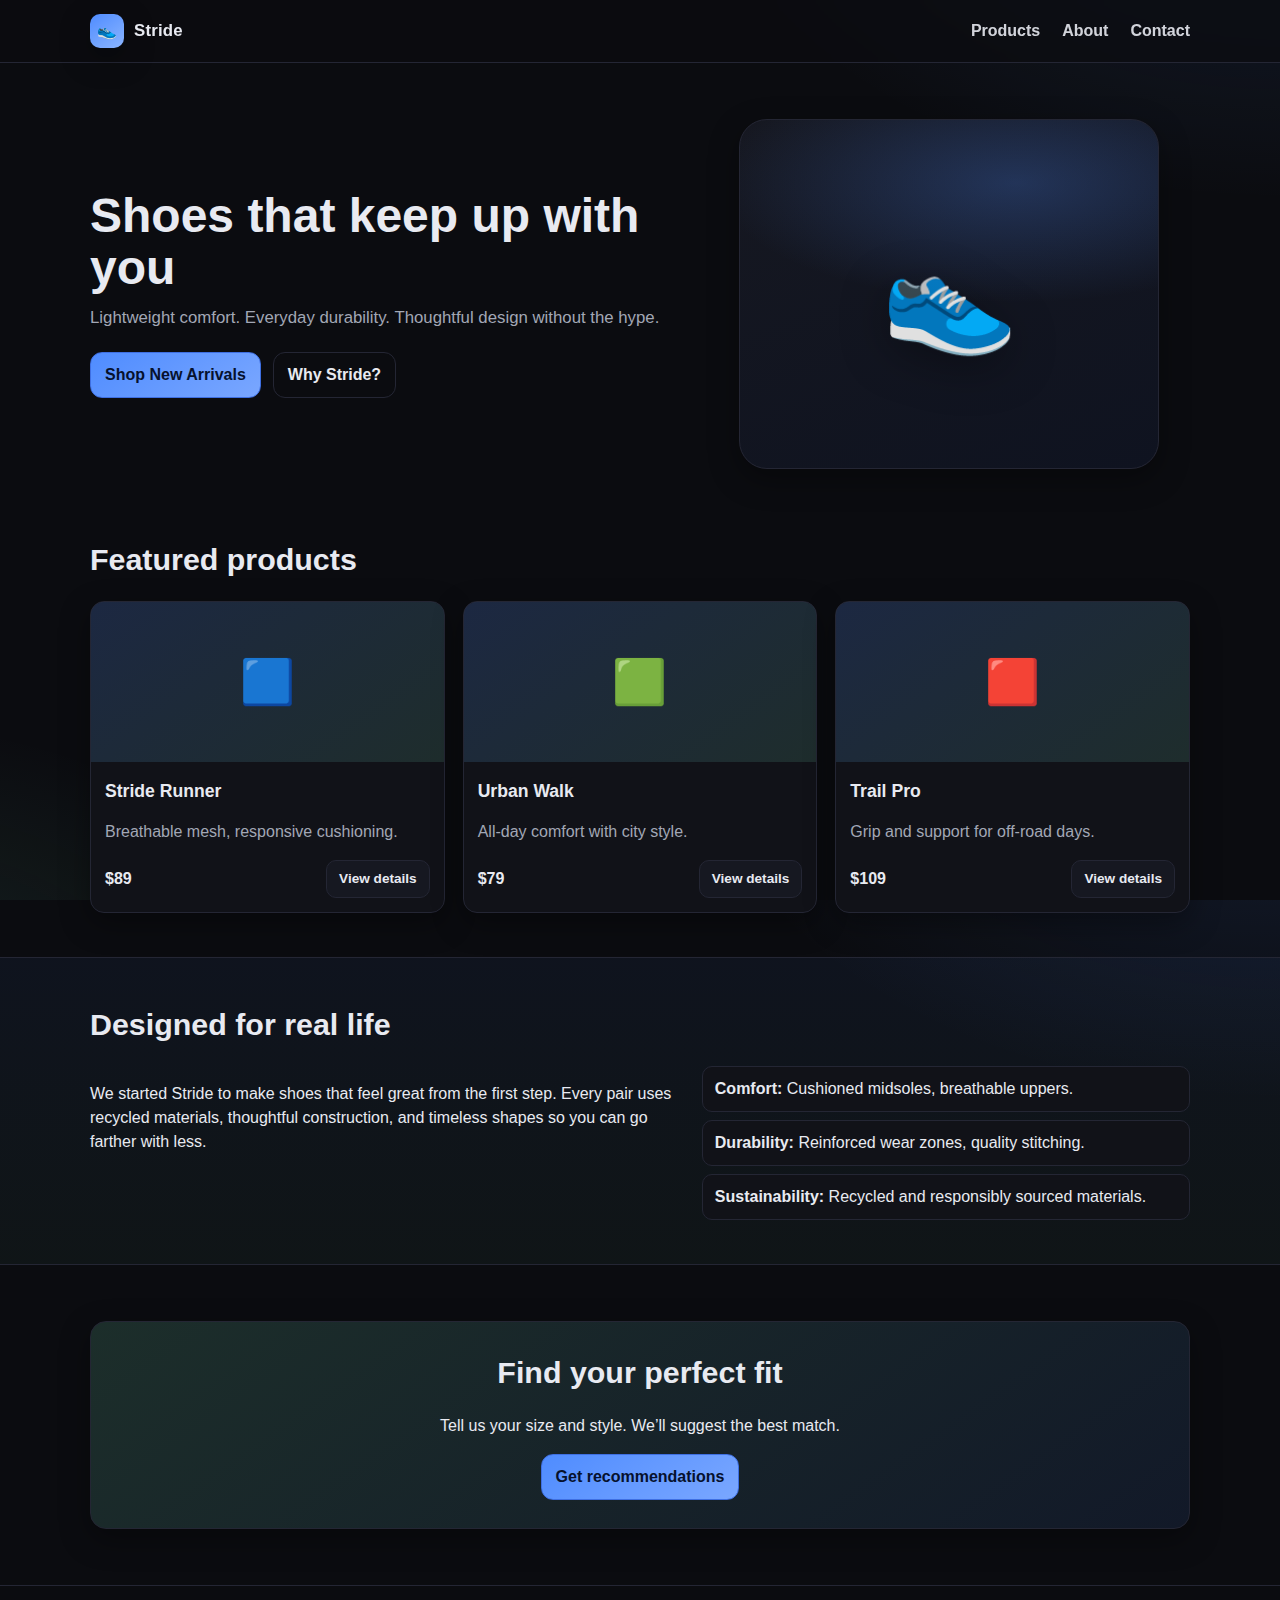
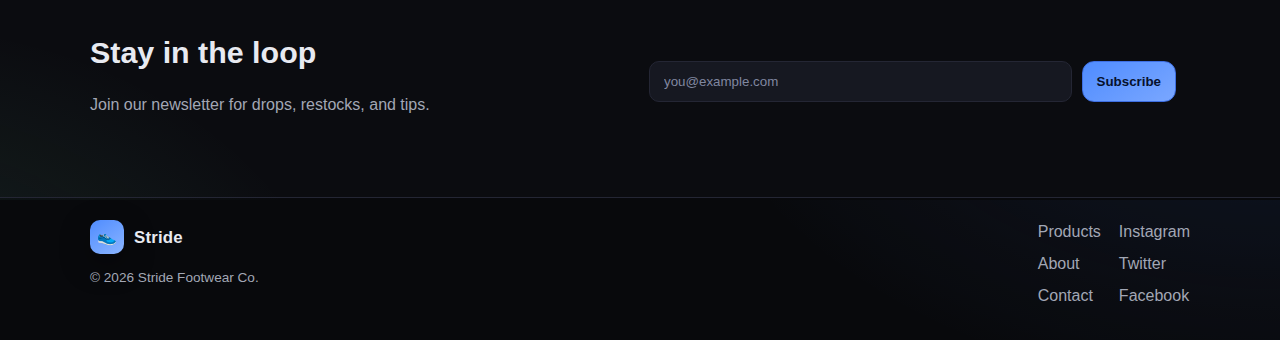
<file: shoes-brand/index.html>
<!doctype html>
<html lang="en">
  <head>
    <meta charset="utf-8" />
    <meta name="viewport" content="width=device-width, initial-scale=1" />
    <title>Stride — Shoes for every step</title>
    <meta name="description" content="Stride makes comfortable, durable shoes for everyday performance." />
    <link rel="stylesheet" href="styles.css" />
  </head>
  <body>
    <header class="site-header" id="home">
      <div class="container nav-wrap">
        <a href="#home" class="brand" aria-label="Stride home">
          <span class="brand-mark" aria-hidden="true">👟</span>
          <span class="brand-name">Stride</span>
        </a>

        <button class="nav-toggle" aria-expanded="false" aria-controls="site-nav" aria-label="Toggle navigation">
          <span class="bar"></span>
          <span class="bar"></span>
          <span class="bar"></span>
        </button>

        <nav id="site-nav" class="site-nav" aria-label="Primary">
          <a href="#products">Products</a>
          <a href="#about">About</a>
          <a href="#contact">Contact</a>
        </nav>
      </div>
    </header>

    <main>
      <section class="hero">
        <div class="container hero-inner">
          <div class="hero-copy">
            <h1>Shoes that keep up with you</h1>
            <p>Lightweight comfort. Everyday durability. Thoughtful design without the hype.</p>
            <div class="hero-ctas">
              <a class="btn primary" href="#products">Shop New Arrivals</a>
              <a class="btn ghost" href="#about">Why Stride?</a>
            </div>
          </div>
          <div class="hero-art" aria-hidden="true">
            <div class="shoe-card">
              <div class="shoe-emoji">👟</div>
            </div>
          </div>
        </div>
      </section>

      <section class="products" id="products" aria-labelledby="products-title">
        <div class="container">
          <h2 id="products-title">Featured products</h2>
          <div class="grid">
            <article class="card product">
              <div class="media" aria-hidden="true">🟦</div>
              <div class="content">
                <h3>Stride Runner</h3>
                <p class="muted">Breathable mesh, responsive cushioning.</p>
                <div class="meta">
                  <span class="price">$89</span>
                  <a href="#contact" class="btn small">View details</a>
                </div>
              </div>
            </article>

            <article class="card product">
              <div class="media" aria-hidden="true">🟩</div>
              <div class="content">
                <h3>Urban Walk</h3>
                <p class="muted">All‑day comfort with city style.</p>
                <div class="meta">
                  <span class="price">$79</span>
                  <a href="#contact" class="btn small">View details</a>
                </div>
              </div>
            </article>

            <article class="card product">
              <div class="media" aria-hidden="true">🟥</div>
              <div class="content">
                <h3>Trail Pro</h3>
                <p class="muted">Grip and support for off‑road days.</p>
                <div class="meta">
                  <span class="price">$109</span>
                  <a href="#contact" class="btn small">View details</a>
                </div>
              </div>
            </article>
          </div>
        </div>
      </section>

      <section class="about" id="about" aria-labelledby="about-title">
        <div class="container">
          <h2 id="about-title">Designed for real life</h2>
          <div class="about-grid">
            <p>
              We started Stride to make shoes that feel great from the
              first step. Every pair uses recycled materials, thoughtful
              construction, and timeless shapes so you can go farther with less.
            </p>
            <ul class="features">
              <li><strong>Comfort:</strong> Cushioned midsoles, breathable uppers.</li>
              <li><strong>Durability:</strong> Reinforced wear zones, quality stitching.</li>
              <li><strong>Sustainability:</strong> Recycled and responsibly sourced materials.</li>
            </ul>
          </div>
        </div>
      </section>

      <section class="cta" aria-labelledby="cta-title">
        <div class="container cta-inner">
          <h2 id="cta-title">Find your perfect fit</h2>
          <p>Tell us your size and style. We’ll suggest the best match.</p>
          <a class="btn primary" href="#contact">Get recommendations</a>
        </div>
      </section>

      <section class="contact" id="contact" aria-labelledby="contact-title">
        <div class="container contact-grid">
          <div>
            <h2 id="contact-title">Stay in the loop</h2>
            <p class="muted">Join our newsletter for drops, restocks, and tips.</p>
          </div>
          <form class="newsletter" action="#" method="post" novalidate>
            <label for="email" class="visually-hidden">Email</label>
            <input id="email" name="email" type="email" placeholder="you@example.com" required />
            <button class="btn primary" type="submit">Subscribe</button>
            <p class="form-note" role="status" aria-live="polite"></p>
          </form>
        </div>
      </section>
    </main>

    <footer class="site-footer">
      <div class="container footer-grid">
        <div class="brand-col">
          <a href="#home" class="brand">
            <span class="brand-mark" aria-hidden="true">👟</span>
            <span class="brand-name">Stride</span>
          </a>
          <p class="muted small">© <span id="year"></span> Stride Footwear Co.</p>
        </div>
        <div class="links-col">
          <a href="#products">Products</a>
          <a href="#about">About</a>
          <a href="#contact">Contact</a>
        </div>
        <div class="social-col">
          <a href="#" aria-label="Instagram">Instagram</a>
          <a href="#" aria-label="Twitter">Twitter</a>
          <a href="#" aria-label="Facebook">Facebook</a>
        </div>
      </div>
    </footer>

    <script src="script.js"></script>
  </body>
  </html>
</file>
<file: shoes-brand/styles.css>
/*
  Stride — simple, responsive landing site
  - System fonts only, no external deps
  - CSS variables for easy theming
*/

:root {
  --bg: #0b0c10;
  --surface: #111218;
  --surface-2: #161821;
  --text: #e8eaf1;
  --muted: #a2a7b5;
  --primary: #4f8cff;
  --primary-ink: #0a2a73;
  --accent: #7ef0c1;
  --border: #242634;
  --shadow: 0 10px 30px rgba(0, 0, 0, 0.35);
  --radius: 14px;
}

* { box-sizing: border-box; }
html, body { height: 100%; }
body {
  margin: 0;
  font-family: -apple-system, BlinkMacSystemFont, "Segoe UI", Roboto, Inter, Arial, "Noto Sans", "Helvetica Neue", sans-serif;
  color: var(--text);
  background: radial-gradient(1200px 800px at 100% -200px, rgba(79,140,255,0.15), transparent 50%),
              radial-gradient(800px 600px at -10% 120%, rgba(126,240,193,0.12), transparent 60%),
              var(--bg);
  line-height: 1.5;
}

.container {
  width: min(1100px, 92%);
  margin-inline: auto;
}

.visually-hidden { position: absolute !important; clip: rect(1px,1px,1px,1px); width: 1px; height: 1px; overflow: hidden; white-space: nowrap; }

/* Header */
.site-header {
  position: sticky; top: 0; z-index: 10;
  background: rgba(11,12,16,0.7);
  backdrop-filter: blur(8px);
  border-bottom: 1px solid var(--border);
}
.nav-wrap { display: flex; align-items: center; justify-content: space-between; padding: 14px 0; }
.brand { display: inline-flex; align-items: center; gap: 10px; text-decoration: none; color: var(--text); font-weight: 700; letter-spacing: 0.2px; }
.brand-mark { display: inline-grid; place-items: center; width: 34px; height: 34px; border-radius: 10px; background: linear-gradient(145deg, var(--primary), #8bb5ff); box-shadow: var(--shadow); }
.brand-name { font-size: 1.05rem; }

.site-nav { display: flex; gap: 22px; align-items: center; }
.site-nav a { color: var(--text); text-decoration: none; opacity: 0.9; font-weight: 600; }
.site-nav a:hover { opacity: 1; color: white; }

.nav-toggle { display: none; background: transparent; border: 0; padding: 6px; border-radius: 8px; }
.nav-toggle:focus-visible { outline: 2px solid var(--primary); }
.nav-toggle .bar { display: block; width: 22px; height: 2px; background: var(--text); margin: 4px 0; border-radius: 2px; }

/* Hero */
.hero { padding: 56px 0 24px; }
.hero-inner { display: grid; grid-template-columns: 1.2fr 1fr; gap: 40px; align-items: center; }
.hero h1 { font-size: clamp(2rem, 4.5vw, 3rem); line-height: 1.1; margin: 0 0 10px; }
.hero p { margin: 0 0 22px; color: var(--muted); font-size: 1.05rem; }
.hero-ctas { display: flex; gap: 12px; flex-wrap: wrap; }

.hero-art { display: grid; place-items: center; }
.shoe-card { width: min(420px, 90%); aspect-ratio: 1.2/1; border-radius: 28px; background: linear-gradient(160deg, var(--surface-2), #0f1320); border: 1px solid var(--border); box-shadow: var(--shadow); display: grid; place-items: center; position: relative; overflow: hidden; }
.shoe-card::after { content: ""; position: absolute; inset: -30%; background: radial-gradient(500px 200px at 60% 30%, rgba(79,140,255,0.25), transparent 60%); }
.shoe-emoji { font-size: clamp(64px, 10vw, 110px); filter: drop-shadow(0 10px 24px rgba(0,0,0,0.35)); }

/* Sections */
section { scroll-margin-top: 80px; }
.products { padding: 44px 0; }
.about { padding: 44px 0; border-top: 1px solid var(--border); border-bottom: 1px solid var(--border); background: linear-gradient(180deg, rgba(79,140,255,0.06), rgba(126,240,193,0.04)); }
.cta { padding: 56px 0; text-align: center; }
.contact { padding: 44px 0 64px; border-top: 1px solid var(--border); }

h2 { font-size: clamp(1.4rem, 2.5vw, 1.9rem); margin: 0 0 18px; }
.muted { color: var(--muted); }
.small { font-size: 0.85rem; }

.grid { display: grid; grid-template-columns: repeat(3, 1fr); gap: 18px; }
.card { background: var(--surface); border: 1px solid var(--border); border-radius: var(--radius); box-shadow: var(--shadow); overflow: hidden; }
.product .media { display: grid; place-items: center; font-size: 44px; height: 160px; background: linear-gradient(145deg, rgba(79,140,255,0.18), rgba(126,240,193,0.12)); }
.product .content { padding: 14px; }
.product h3 { margin: 2px 0 6px; font-size: 1.1rem; }
.product .meta { display: flex; align-items: center; justify-content: space-between; gap: 12px; margin-top: 12px; }
.price { font-weight: 700; }

.about-grid { display: grid; grid-template-columns: 1.2fr 1fr; gap: 26px; align-items: start; }
.features { list-style: none; padding: 0; margin: 0; display: grid; gap: 8px; }
.features li { background: var(--surface); border: 1px solid var(--border); border-radius: 10px; padding: 10px 12px; }

.cta-inner { background: linear-gradient(145deg, rgba(126,240,193,0.15), rgba(79,140,255,0.1)); border: 1px solid var(--border); border-radius: 16px; padding: 28px; box-shadow: var(--shadow); }

.contact-grid { display: grid; grid-template-columns: 1fr 1fr; gap: 18px; align-items: center; }
.newsletter { display: flex; gap: 10px; flex-wrap: wrap; }
.newsletter input { flex: 1 1 240px; min-width: 220px; padding: 12px 14px; border-radius: 10px; background: var(--surface-2); border: 1px solid var(--border); color: var(--text); }
.newsletter input::placeholder { color: #8087a0; }
.newsletter .form-note { margin: 6px 2px 0; min-height: 1.2em; color: var(--muted); }

/* Buttons */
.btn { --btn-bg: var(--surface-2); --btn-fg: var(--text); display: inline-flex; align-items: center; justify-content: center; gap: 8px; padding: 10px 14px; border-radius: 12px; text-decoration: none; color: var(--btn-fg); background: var(--btn-bg); border: 1px solid var(--border); font-weight: 700; transition: transform .06s ease, background .2s ease, border-color .2s ease; }
.btn:hover { transform: translateY(-1px); }
.btn:active { transform: translateY(0); }
.btn.primary { --btn-bg: linear-gradient(145deg, var(--primary), #7aa7ff); border-color: #3e6fe2; color: #06112d; }
.btn.ghost { background: transparent; }
.btn.small { padding: 8px 12px; border-radius: 10px; font-weight: 600; }

/* Footer */
.site-footer { border-top: 1px solid var(--border); padding: 22px 0 32px; background: rgba(0,0,0,0.2); }
.footer-grid { display: grid; grid-template-columns: 1fr auto auto; gap: 18px; align-items: start; }
.links-col, .social-col { display: grid; gap: 8px; }
.links-col a, .social-col a { color: var(--muted); text-decoration: none; }
.links-col a:hover, .social-col a:hover { color: var(--text); }

/* Responsive */
@media (max-width: 900px) {
  .hero-inner { grid-template-columns: 1fr; }
  .hero-art { order: -1; }
  .grid { grid-template-columns: 1fr 1fr; }
  .about-grid { grid-template-columns: 1fr; }
  .contact-grid { grid-template-columns: 1fr; }
}
@media (max-width: 680px) {
  .grid { grid-template-columns: 1fr; }
  .nav-toggle { display: inline-block; }
  .site-nav { position: absolute; right: 4%; top: 58px; background: var(--surface); border: 1px solid var(--border); border-radius: 12px; padding: 10px; display: grid; gap: 6px; min-width: 180px; box-shadow: var(--shadow); visibility: hidden; opacity: 0; transform: translateY(-6px); transition: .18s ease; }
  .site-nav a { padding: 8px 10px; border-radius: 8px; }
  .site-nav a:hover { background: var(--surface-2); }
  .site-header.open #site-nav { visibility: visible; opacity: 1; transform: translateY(0); }
}
</file>
